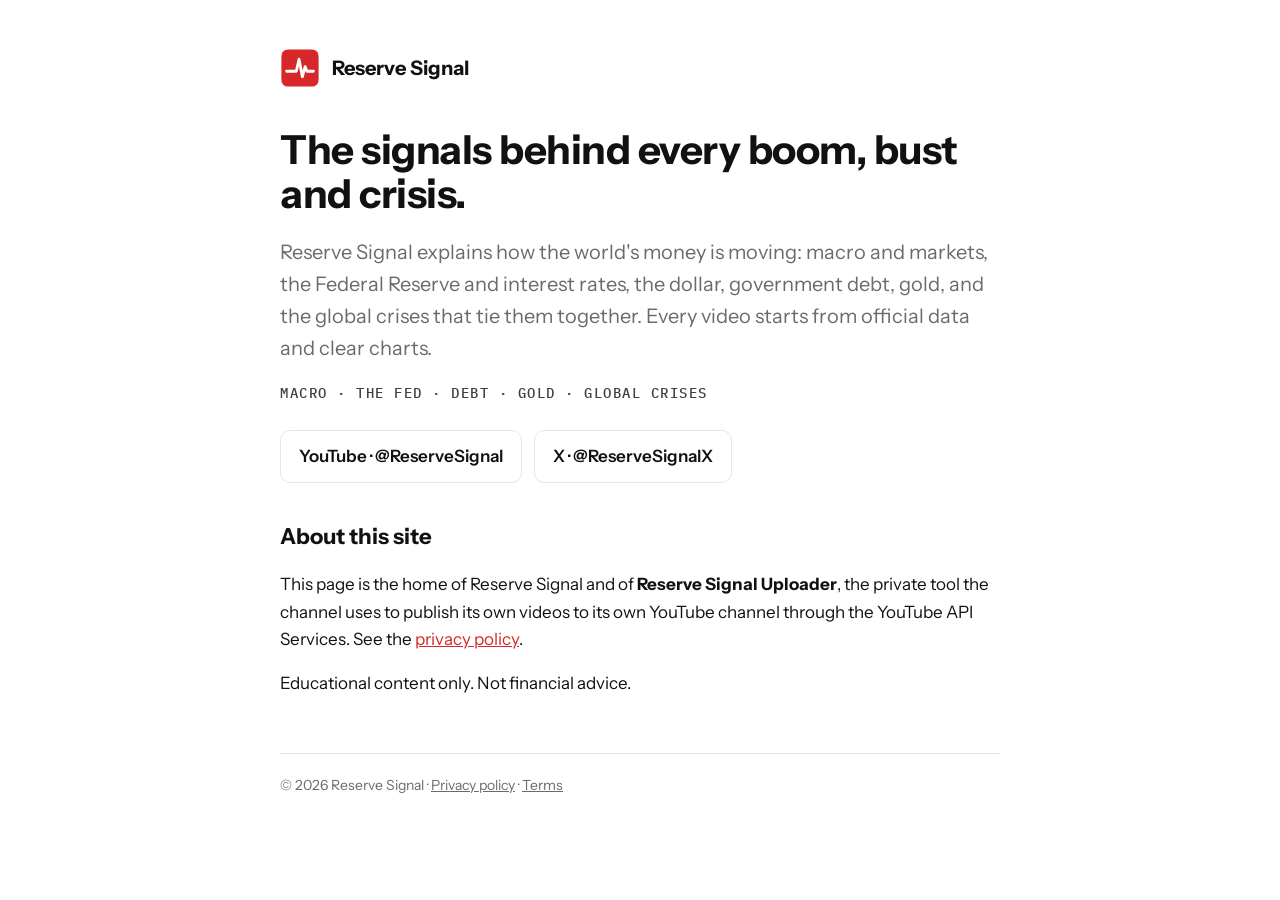
<file: index.html>
<!doctype html>
<html lang="en">
<head>
<meta charset="utf-8">
<meta name="viewport" content="width=device-width, initial-scale=1">
<title>Reserve Signal</title>
<meta name="description" content="Reserve Signal: macro, markets and global crises, explained with official data.">
<link rel="preconnect" href="https://fonts.googleapis.com">
<link rel="stylesheet" href="https://fonts.googleapis.com/css2?family=Instrument+Sans:wght@400;600;700&family=IBM+Plex+Mono:wght@500&display=swap">
<link rel="stylesheet" href="style.css">
</head>
<body>
<main class="wrap">
<a class="brand" href="./"><svg viewBox="0 0 86 86" aria-hidden="true"><rect x="3" y="3" width="80" height="80" rx="14" fill="#D62828"/><polyline points="14,50 28,50 35,50 41,24 48,62 54,40 58,50 72,50" fill="none" stroke="#FFFFFF" stroke-width="6" stroke-linejoin="round" stroke-linecap="round"/></svg>Reserve Signal</a>
<h1>The signals behind every boom, bust and crisis.</h1>
<p class="lede">Reserve Signal explains how the world's money is moving: macro and markets, the Federal Reserve and interest rates, the dollar, government debt, gold, and the global crises that tie them together. Every video starts from official data and clear charts.</p>
<p class="topics">MACRO · THE FED · DEBT · GOLD · GLOBAL CRISES</p>
<div class="links">
<a href="https://www.youtube.com/@ReserveSignal">YouTube · @ReserveSignal</a>
<a href="https://x.com/ReserveSignalX">X · @ReserveSignalX</a>
</div>
<h2>About this site</h2>
<p>This page is the home of Reserve Signal and of <strong>Reserve Signal Uploader</strong>, the private tool the channel uses to publish its own videos to its own YouTube channel through the YouTube API Services. See the <a href="privacy.html">privacy policy</a>.</p>
<p>Educational content only. Not financial advice.</p>
<footer>© 2026 Reserve Signal · <a href="privacy.html">Privacy policy</a> · <a href="terms.html">Terms</a></footer>
</main>
</body>
</html>
</file>
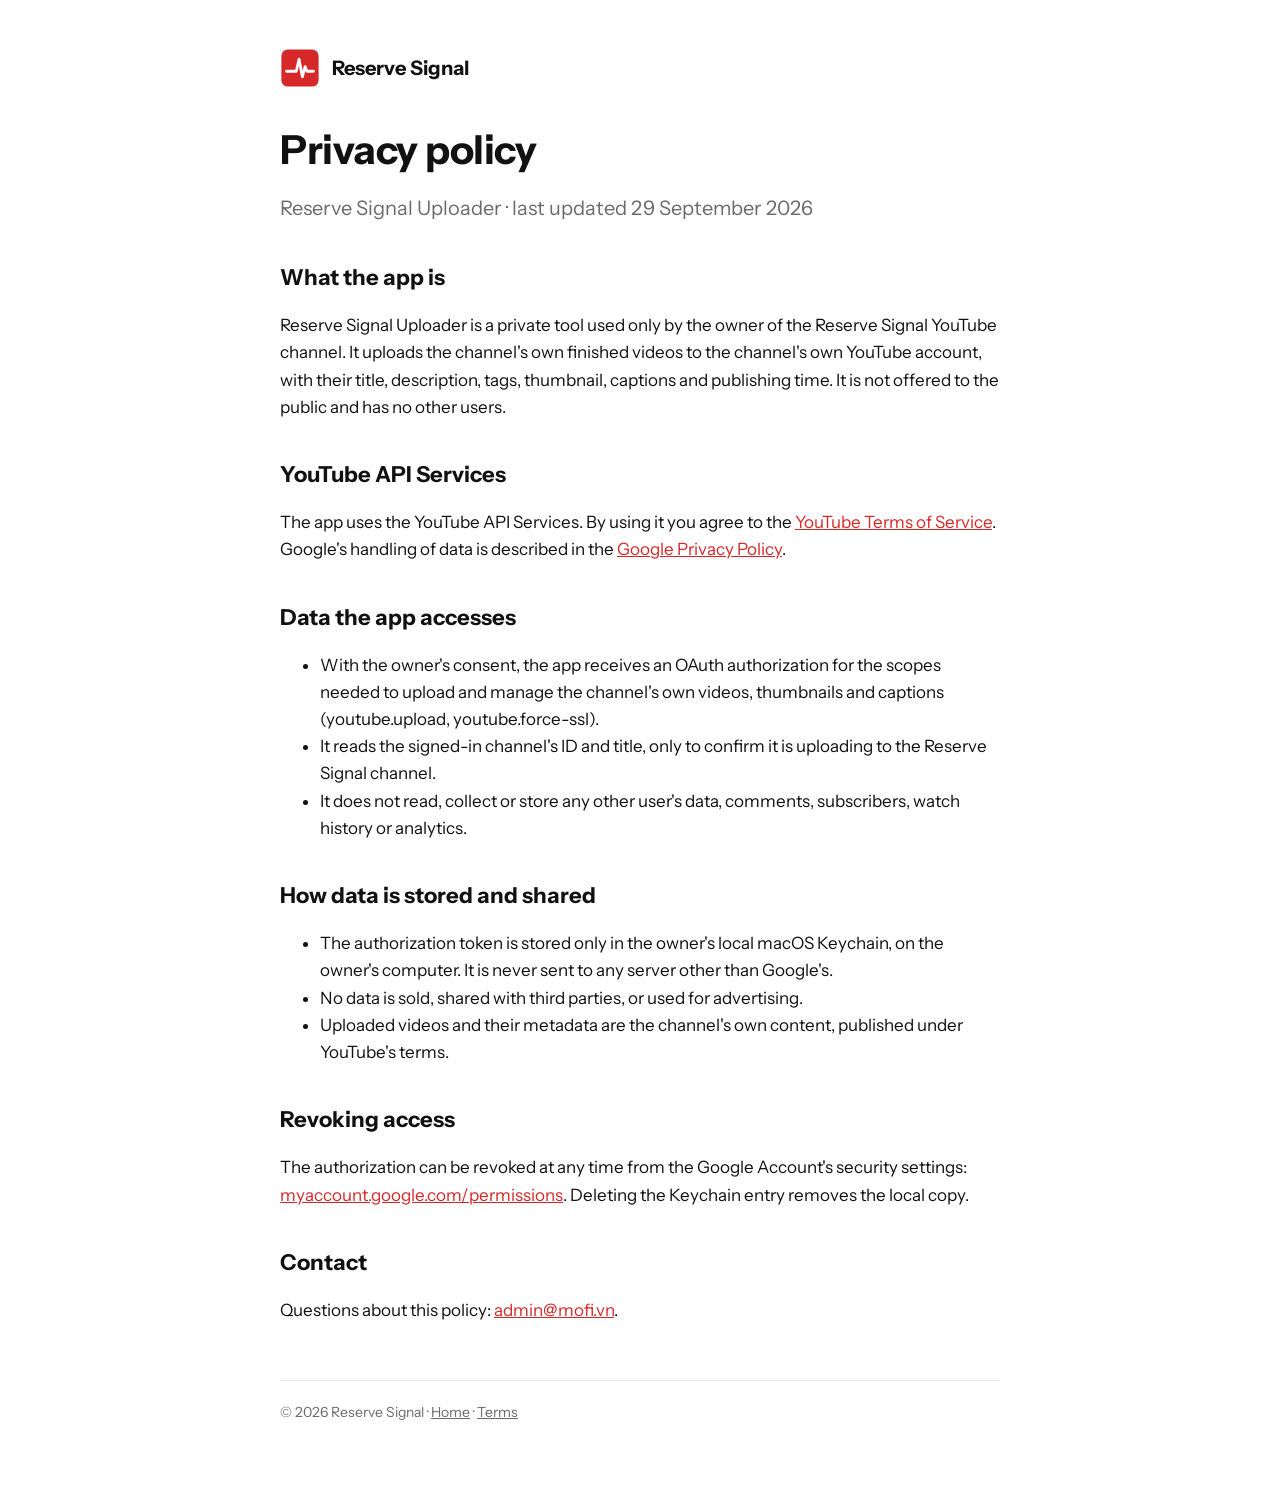
<file: privacy.html>
<!doctype html>
<html lang="en">
<head>
<meta charset="utf-8">
<meta name="viewport" content="width=device-width, initial-scale=1">
<title>Privacy policy · Reserve Signal</title>
<link rel="stylesheet" href="https://fonts.googleapis.com/css2?family=Instrument+Sans:wght@400;600;700&family=IBM+Plex+Mono:wght@500&display=swap">
<link rel="stylesheet" href="style.css">
</head>
<body>
<main class="wrap">
<a class="brand" href="./"><svg viewBox="0 0 86 86" aria-hidden="true"><rect x="3" y="3" width="80" height="80" rx="14" fill="#D62828"/><polyline points="14,50 28,50 35,50 41,24 48,62 54,40 58,50 72,50" fill="none" stroke="#FFFFFF" stroke-width="6" stroke-linejoin="round" stroke-linecap="round"/></svg>Reserve Signal</a>
<h1>Privacy policy</h1>
<p class="lede">Reserve Signal Uploader · last updated 29 September 2026</p>

<h2>What the app is</h2>
<p>Reserve Signal Uploader is a private tool used only by the owner of the Reserve Signal YouTube channel. It uploads the channel's own finished videos to the channel's own YouTube account, with their title, description, tags, thumbnail, captions and publishing time. It is not offered to the public and has no other users.</p>

<h2>YouTube API Services</h2>
<p>The app uses the YouTube API Services. By using it you agree to the <a href="https://www.youtube.com/t/terms">YouTube Terms of Service</a>. Google's handling of data is described in the <a href="https://policies.google.com/privacy">Google Privacy Policy</a>.</p>

<h2>Data the app accesses</h2>
<ul>
<li>With the owner's consent, the app receives an OAuth authorization for the scopes needed to upload and manage the channel's own videos, thumbnails and captions (youtube.upload, youtube.force-ssl).</li>
<li>It reads the signed-in channel's ID and title, only to confirm it is uploading to the Reserve Signal channel.</li>
<li>It does not read, collect or store any other user's data, comments, subscribers, watch history or analytics.</li>
</ul>

<h2>How data is stored and shared</h2>
<ul>
<li>The authorization token is stored only in the owner's local macOS Keychain, on the owner's computer. It is never sent to any server other than Google's.</li>
<li>No data is sold, shared with third parties, or used for advertising.</li>
<li>Uploaded videos and their metadata are the channel's own content, published under YouTube's terms.</li>
</ul>

<h2>Revoking access</h2>
<p>The authorization can be revoked at any time from the Google Account's security settings: <a href="https://myaccount.google.com/permissions">myaccount.google.com/permissions</a>. Deleting the Keychain entry removes the local copy.</p>

<h2>Contact</h2>
<p>Questions about this policy: <a href="mailto:admin@mofi.vn">admin@mofi.vn</a>.</p>
<footer>© 2026 Reserve Signal · <a href="./">Home</a> · <a href="terms.html">Terms</a></footer>
</main>
</body>
</html>
</file>
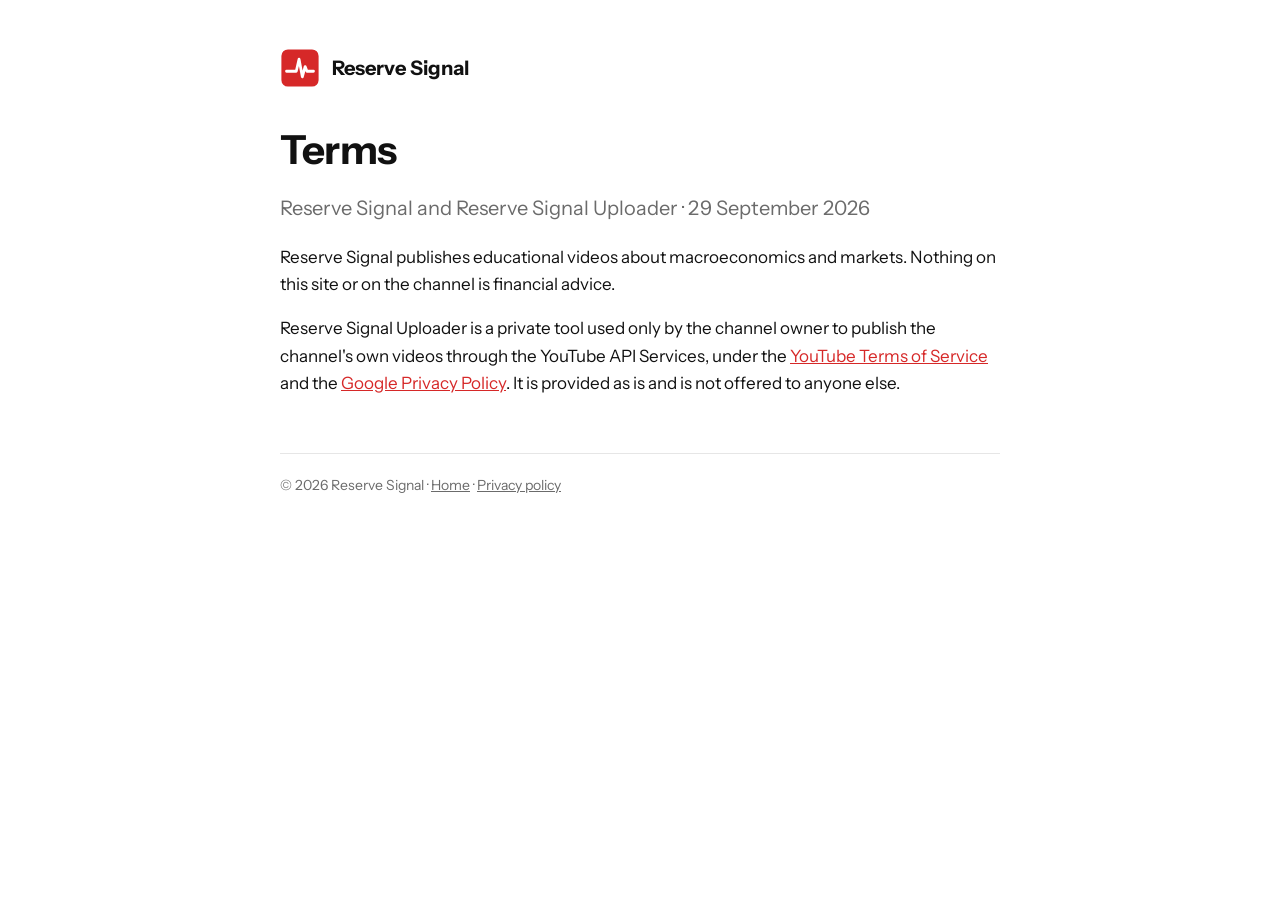
<file: terms.html>
<!doctype html>
<html lang="en">
<head>
<meta charset="utf-8">
<meta name="viewport" content="width=device-width, initial-scale=1">
<title>Terms · Reserve Signal</title>
<link rel="stylesheet" href="https://fonts.googleapis.com/css2?family=Instrument+Sans:wght@400;600;700&family=IBM+Plex+Mono:wght@500&display=swap">
<link rel="stylesheet" href="style.css">
</head>
<body>
<main class="wrap">
<a class="brand" href="./"><svg viewBox="0 0 86 86" aria-hidden="true"><rect x="3" y="3" width="80" height="80" rx="14" fill="#D62828"/><polyline points="14,50 28,50 35,50 41,24 48,62 54,40 58,50 72,50" fill="none" stroke="#FFFFFF" stroke-width="6" stroke-linejoin="round" stroke-linecap="round"/></svg>Reserve Signal</a>
<h1>Terms</h1>
<p class="lede">Reserve Signal and Reserve Signal Uploader · 29 September 2026</p>
<p>Reserve Signal publishes educational videos about macroeconomics and markets. Nothing on this site or on the channel is financial advice.</p>
<p>Reserve Signal Uploader is a private tool used only by the channel owner to publish the channel's own videos through the YouTube API Services, under the <a href="https://www.youtube.com/t/terms">YouTube Terms of Service</a> and the <a href="https://policies.google.com/privacy">Google Privacy Policy</a>. It is provided as is and is not offered to anyone else.</p>
<footer>© 2026 Reserve Signal · <a href="./">Home</a> · <a href="privacy.html">Privacy policy</a></footer>
</main>
</body>
</html>
</file>
<file: style.css>
:root{--ink:#111111;--muted:#6B6B6B;--grid:#E6E6E6;--red:#D62828;--bg:#FFFFFF;--panel:#F5F5F4}
*{box-sizing:border-box}
body{margin:0;background:var(--bg);color:var(--ink);font:400 17px/1.6 "Instrument Sans",system-ui,-apple-system,sans-serif}
.wrap{max-width:760px;margin:0 auto;padding:48px 20px 64px}
.brand{display:flex;align-items:center;gap:12px;text-decoration:none;color:var(--ink);font-weight:700;font-size:20px}
.brand svg{width:40px;height:40px}
h1{font-size:40px;line-height:1.1;margin:40px 0 12px;letter-spacing:-.5px}
h2{font-size:22px;margin:36px 0 8px}
p,li{color:var(--ink)}
.lede{font-size:20px;color:var(--muted)}
.topics{font:500 14px "IBM Plex Mono",ui-monospace,monospace;letter-spacing:1.5px;color:#3F3F46;margin-top:8px}
a{color:var(--red)}
.links{display:flex;flex-wrap:wrap;gap:12px;margin-top:28px}
.links a{display:inline-block;padding:12px 18px;border:1px solid var(--grid);border-radius:10px;text-decoration:none;color:var(--ink);font-weight:600}
.links a:hover{border-color:var(--ink)}
footer{margin-top:56px;padding-top:20px;border-top:1px solid var(--grid);color:var(--muted);font-size:14px}
footer a{color:var(--muted)}
</file>
